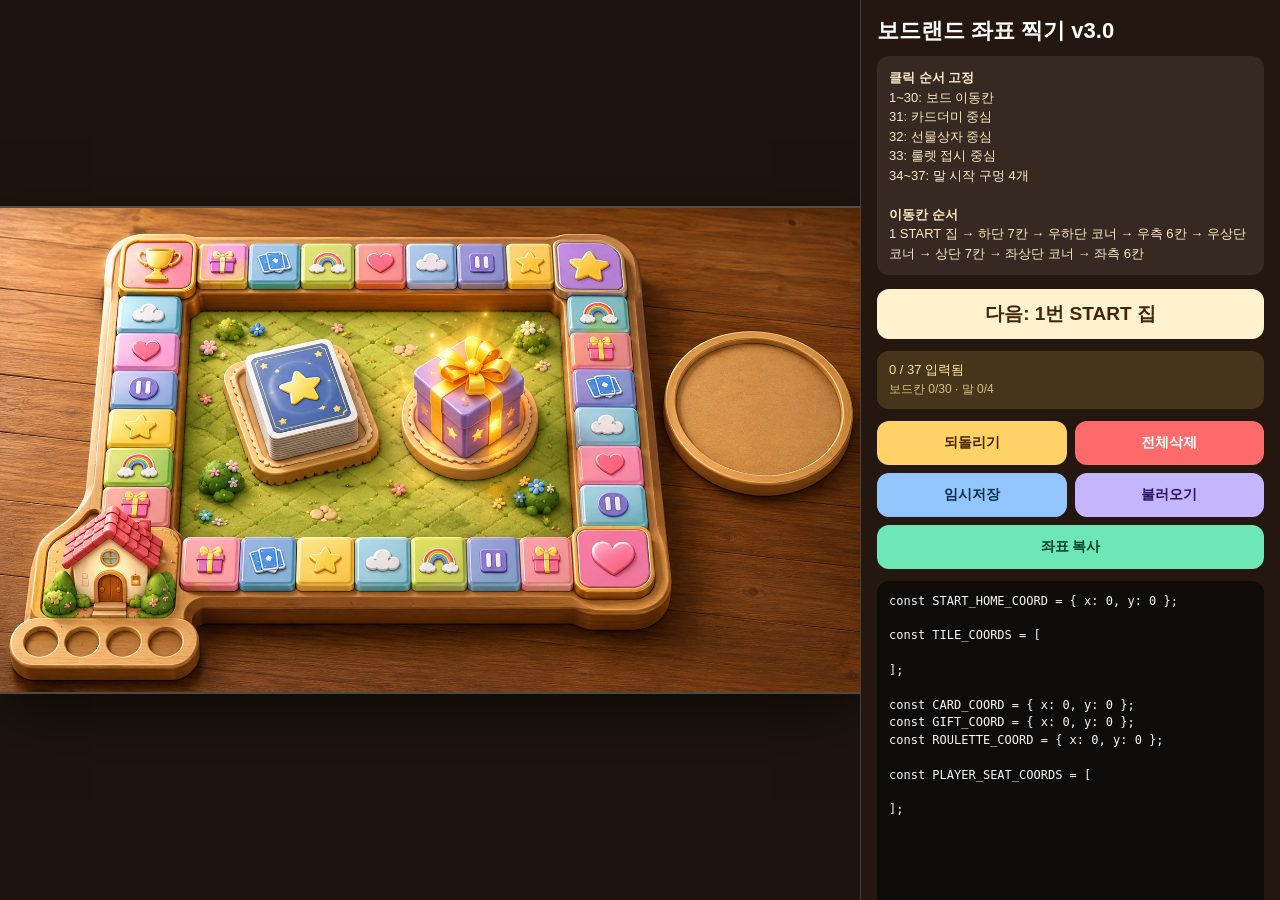
<file: coord-picker.html>
<!DOCTYPE html>
<html lang="ko">
<head>
<meta charset="UTF-8" />
<meta name="viewport" content="width=device-width, initial-scale=1.0" />
<title>Boardland Coordinate Picker v3.0</title>
<style>
  * {
    box-sizing: border-box;
  }

  html,
  body {
    margin: 0;
    width: 100%;
    height: 100%;
    overflow: hidden;
    font-family: Arial, "Noto Sans KR", sans-serif;
    background: #15110d;
    color: #fff;
  }

  body {
    display: grid;
    grid-template-columns: 1fr 420px;
  }

  #stageWrap {
    width: 100%;
    height: 100%;
    display: grid;
    place-items: center;
    overflow: hidden;
    background: #1d140f;
  }

  #stage {
    position: relative;
    width: min(calc(100vw - 420px), calc(100vh * 16 / 9));
    aspect-ratio: 16 / 9;
    background: #000;
    box-shadow: 0 0 0 2px rgba(255,255,255,0.25), 0 20px 60px rgba(0,0,0,0.55);
    user-select: none;
    cursor: crosshair;
  }

  #board {
    position: absolute;
    inset: 0;
    width: 100%;
    height: 100%;
    object-fit: fill;
    pointer-events: none;
    display: block;
  }

  .point {
    position: absolute;
    width: 34px;
    height: 34px;
    transform: translate(-50%, -50%);
    border-radius: 999px;
    border: 3px solid #fff;
    display: grid;
    place-items: center;
    font-size: 13px;
    font-weight: 900;
    color: #fff;
    text-shadow: 0 2px 2px rgba(0,0,0,0.55);
    pointer-events: none;
    box-shadow: 0 4px 10px rgba(0,0,0,0.35);
    z-index: 10;
  }

  .point.tile {
    background: rgba(255, 78, 78, 0.82);
  }

  .point.card {
    background: rgba(131, 80, 255, 0.9);
  }

  .point.gift {
    background: rgba(255, 190, 40, 0.95);
    color: #432000;
    text-shadow: none;
  }

  .point.roulette {
    background: rgba(30, 180, 255, 0.95);
  }

  .point.seat {
    background: rgba(80, 210, 110, 0.95);
    color: #062913;
    text-shadow: none;
  }

  .point.start {
    background: rgba(255, 100, 180, 0.95);
  }

  .path-line {
    position: absolute;
    inset: 0;
    pointer-events: none;
    z-index: 8;
  }

  #side {
    height: 100vh;
    overflow: auto;
    padding: 16px;
    background: #24170f;
    border-left: 1px solid rgba(255,255,255,0.18);
  }

  h1 {
    margin: 0 0 10px;
    font-size: 22px;
  }

  .guide {
    margin: 0 0 14px;
    padding: 12px;
    border-radius: 12px;
    background: rgba(255,255,255,0.08);
    line-height: 1.5;
    font-size: 13px;
    color: #ffe9c7;
  }

  .counter {
    margin: 0 0 12px;
    padding: 12px;
    border-radius: 12px;
    background: #fff3cf;
    color: #42250e;
    font-size: 19px;
    font-weight: 900;
    text-align: center;
  }

  .status {
    margin: 0 0 12px;
    padding: 10px 12px;
    border-radius: 12px;
    background: rgba(255,255,255,0.08);
    font-size: 13px;
    line-height: 1.45;
    color: #eee;
  }

  .status.pass {
    background: rgba(71, 255, 163, 0.15);
    color: #adffd5;
  }

  .status.warn {
    background: rgba(255, 210, 90, 0.16);
    color: #ffe49c;
  }

  .buttons {
    display: grid;
    grid-template-columns: 1fr 1fr;
    gap: 8px;
    margin-bottom: 12px;
  }

  button {
    min-height: 44px;
    border: 0;
    border-radius: 12px;
    padding: 0 10px;
    font-size: 14px;
    font-weight: 900;
    cursor: pointer;
  }

  #undoBtn {
    background: #ffd166;
    color: #402300;
  }

  #resetBtn {
    background: #ff6b6b;
    color: #fff;
  }

  #copyBtn {
    grid-column: 1 / -1;
    background: #6ee7b7;
    color: #073b2a;
  }

  #saveBtn {
    background: #93c5fd;
    color: #082f49;
  }

  #loadBtn {
    background: #c4b5fd;
    color: #2e1065;
  }

  textarea {
    width: 100%;
    height: 470px;
    resize: vertical;
    border: 0;
    border-radius: 12px;
    padding: 12px;
    background: #0e0b08;
    color: #f8f8f2;
    font-family: Consolas, Monaco, monospace;
    font-size: 12px;
    line-height: 1.45;
    outline: none;
  }

  .list {
    margin-top: 12px;
    display: grid;
    gap: 5px;
    font-size: 12px;
    color: #ddd;
    padding-bottom: 30px;
  }

  .row {
    display: flex;
    justify-content: space-between;
    gap: 8px;
    padding: 6px 8px;
    border-radius: 8px;
    background: rgba(255,255,255,0.06);
  }

  .name {
    color: #ffe9c7;
  }

  .xy {
    color: #8fffc1;
    font-family: Consolas, Monaco, monospace;
    white-space: nowrap;
  }

  .load-error {
    position: absolute;
    inset: 0;
    display: none;
    place-items: center;
    padding: 30px;
    background: #050505;
    color: #ffdddd;
    font-size: 18px;
    font-weight: 900;
    text-align: center;
    line-height: 1.55;
    z-index: 50;
  }

  .mini {
    opacity: 0.78;
    font-size: 12px;
  }

  @media (max-width: 980px) {
    html,
    body {
      overflow: auto;
    }

    body {
      grid-template-columns: 1fr;
      grid-template-rows: auto 1fr;
    }

    #stageWrap {
      height: auto;
      padding: 8px;
    }

    #stage {
      width: 100%;
      max-width: 100vw;
    }

    #side {
      height: auto;
      border-left: 0;
      border-top: 1px solid rgba(255,255,255,0.18);
    }

    textarea {
      height: 360px;
    }
  }
</style>
</head>
<body>
  <main id="stageWrap">
    <div id="stage">
      <img id="board" src="./assets/board/board-main.webp" alt="board" />
      <svg id="pathLine" class="path-line" viewBox="0 0 1600 900" preserveAspectRatio="none"></svg>
      <div id="loadError" class="load-error">
        보드 이미지를 불러오지 못했습니다.<br />
        아래 파일 중 하나가 필요합니다.<br /><br />
        assets/board/board-main.webp<br />
        assets/board/board-main.png
      </div>
    </div>
  </main>

  <aside id="side">
    <h1>보드랜드 좌표 찍기 v3.0</h1>

    <div class="guide">
      <b>클릭 순서 고정</b><br>
      1~30: 보드 이동칸<br>
      31: 카드더미 중심<br>
      32: 선물상자 중심<br>
      33: 룰렛 접시 중심<br>
      34~37: 말 시작 구멍 4개<br><br>
      <b>이동칸 순서</b><br>
      1 START 집 → 하단 7칸 → 우하단 코너 → 우측 6칸 → 우상단 코너 → 상단 7칸 → 좌상단 코너 → 좌측 6칸
    </div>

    <div class="counter" id="counter">다음: 1번 START 집</div>
    <div class="status warn" id="status">0 / 37 입력됨</div>

    <div class="buttons">
      <button id="undoBtn" type="button">되돌리기</button>
      <button id="resetBtn" type="button">전체삭제</button>
      <button id="saveBtn" type="button">임시저장</button>
      <button id="loadBtn" type="button">불러오기</button>
      <button id="copyBtn" type="button">좌표 복사</button>
    </div>

    <textarea id="output" spellcheck="false"></textarea>
    <div class="list" id="list"></div>
  </aside>

<script>
(function () {
  'use strict';

  const DESIGN_W = 1600;
  const DESIGN_H = 900;
  const MAX_POINTS = 37;
  const STORAGE_KEY = 'boardland-coordinate-picker-v3';

  const stage = document.getElementById('stage');
  const board = document.getElementById('board');
  const loadError = document.getElementById('loadError');
  const pathLine = document.getElementById('pathLine');
  const counter = document.getElementById('counter');
  const statusBox = document.getElementById('status');
  const output = document.getElementById('output');
  const list = document.getElementById('list');
  const undoBtn = document.getElementById('undoBtn');
  const resetBtn = document.getElementById('resetBtn');
  const copyBtn = document.getElementById('copyBtn');
  const saveBtn = document.getElementById('saveBtn');
  const loadBtn = document.getElementById('loadBtn');

  const points = [];

  board.addEventListener('error', function () {
    if (board.dataset.fallbackTried === '1') {
      loadError.style.display = 'grid';
      return;
    }

    board.dataset.fallbackTried = '1';
    board.src = './assets/board/board-main.png';
  });

  board.addEventListener('load', function () {
    loadError.style.display = 'none';
  });

  function getPointName(index) {
    if (index === 1) return 'START 집';
    if (index >= 2 && index <= 8) return `하단 ${index - 1}칸`;
    if (index === 9) return '우하단 코너';
    if (index >= 10 && index <= 15) return `우측 ${index - 9}칸`;
    if (index === 16) return '우상단 코너';
    if (index >= 17 && index <= 23) return `상단 ${index - 16}칸`;
    if (index === 24) return '좌상단 코너';
    if (index >= 25 && index <= 30) return `좌측 ${index - 24}칸`;
    if (index === 31) return '카드더미 중심';
    if (index === 32) return '선물상자 중심';
    if (index === 33) return '룰렛 접시 중심';
    if (index >= 34 && index <= 37) return `${index - 33}번 말 시작 구멍`;
    return `${index}번`;
  }

  function getPointClass(index) {
    if (index === 1) return 'start';
    if (index >= 1 && index <= 30) return 'tile';
    if (index === 31) return 'card';
    if (index === 32) return 'gift';
    if (index === 33) return 'roulette';
    if (index >= 34 && index <= 37) return 'seat';
    return 'tile';
  }

  function renderPathLine() {
    const tilePoints = points.slice(0, 30);
    pathLine.innerHTML = '';

    if (tilePoints.length < 2) return;

    const polyline = document.createElementNS('http://www.w3.org/2000/svg', 'polyline');
    polyline.setAttribute('points', tilePoints.map(p => `${p.x},${p.y}`).join(' '));
    polyline.setAttribute('fill', 'none');
    polyline.setAttribute('stroke', 'rgba(255, 255, 255, 0.72)');
    polyline.setAttribute('stroke-width', '5');
    polyline.setAttribute('stroke-linecap', 'round');
    polyline.setAttribute('stroke-linejoin', 'round');
    pathLine.appendChild(polyline);

    if (tilePoints.length === 30) {
      const closeLine = document.createElementNS('http://www.w3.org/2000/svg', 'line');
      closeLine.setAttribute('x1', String(tilePoints[29].x));
      closeLine.setAttribute('y1', String(tilePoints[29].y));
      closeLine.setAttribute('x2', String(tilePoints[0].x));
      closeLine.setAttribute('y2', String(tilePoints[0].y));
      closeLine.setAttribute('stroke', 'rgba(110, 231, 183, 0.75)');
      closeLine.setAttribute('stroke-width', '4');
      closeLine.setAttribute('stroke-dasharray', '12 10');
      closeLine.setAttribute('stroke-linecap', 'round');
      pathLine.appendChild(closeLine);
    }
  }

  function renderPoints() {
    stage.querySelectorAll('.point').forEach(el => el.remove());

    points.forEach((p, i) => {
      const idx = i + 1;
      const dot = document.createElement('div');
      dot.className = `point ${getPointClass(idx)}`;
      dot.style.left = `${p.x / DESIGN_W * 100}%`;
      dot.style.top = `${p.y / DESIGN_H * 100}%`;
      dot.textContent = String(idx);
      dot.title = `${idx}. ${getPointName(idx)} / x:${p.x}, y:${p.y}`;
      stage.appendChild(dot);
    });

    renderPathLine();
  }

  function makePointLine(p) {
    return `  { x: ${p.x}, y: ${p.y} }`;
  }

  function buildOutput() {
    const tilePoints = points.slice(0, 30);
    const card = points[30] || { x: 0, y: 0 };
    const gift = points[31] || { x: 0, y: 0 };
    const roulette = points[32] || { x: 0, y: 0 };
    const seats = points.slice(33, 37);

    const tileText = tilePoints.map(makePointLine).join(',\n');
    const seatText = seats.map(makePointLine).join(',\n');
    const start = tilePoints[0] || { x: 0, y: 0 };

    return `const START_HOME_COORD = { x: ${start.x}, y: ${start.y} };

const TILE_COORDS = [
${tileText}
];

const CARD_COORD = { x: ${card.x}, y: ${card.y} };
const GIFT_COORD = { x: ${gift.x}, y: ${gift.y} };
const ROULETTE_COORD = { x: ${roulette.x}, y: ${roulette.y} };

const PLAYER_SEAT_COORDS = [
${seatText}
];`;
  }

  function renderList() {
    list.innerHTML = '';

    points.forEach((p, i) => {
      const idx = i + 1;
      const row = document.createElement('div');
      row.className = 'row';
      row.innerHTML = `
        <span class="name">${idx}. ${getPointName(idx)}</span>
        <span class="xy">x:${p.x}, y:${p.y}</span>
      `;
      list.appendChild(row);
    });
  }

  function validate() {
    const count = points.length;
    const tileCount = Math.min(count, 30);
    const seatCount = Math.max(0, Math.min(count - 33, 4));

    if (count === MAX_POINTS) {
      statusBox.className = 'status pass';
      statusBox.innerHTML = `PASS: 37 / 37 완료<br><span class="mini">TILE_COORDS 30개, 카드/선물/룰렛, 말 4개 입력 완료</span>`;
      return;
    }

    statusBox.className = 'status warn';
    statusBox.innerHTML = `${count} / ${MAX_POINTS} 입력됨<br><span class="mini">보드칸 ${tileCount}/30 · 말 ${seatCount}/4</span>`;
  }

  function update() {
    renderPoints();
    renderList();
    output.value = buildOutput();
    validate();

    const next = points.length + 1;
    if (next <= MAX_POINTS) {
      counter.textContent = `다음: ${next}번 ${getPointName(next)}`;
    } else {
      counter.textContent = '좌표 완료';
    }
  }

  function addPoint(clientX, clientY) {
    if (points.length >= MAX_POINTS) return;

    const rect = stage.getBoundingClientRect();
    const px = (clientX - rect.left) / rect.width;
    const py = (clientY - rect.top) / rect.height;

    const x = Math.round(px * DESIGN_W);
    const y = Math.round(py * DESIGN_H);

    points.push({ x, y });
    update();
  }

  function savePoints() {
    localStorage.setItem(STORAGE_KEY, JSON.stringify(points));
    saveBtn.textContent = '저장 완료';
    setTimeout(() => {
      saveBtn.textContent = '임시저장';
    }, 900);
  }

  function loadPoints() {
    try {
      const raw = localStorage.getItem(STORAGE_KEY);
      if (!raw) return;
      const parsed = JSON.parse(raw);
      if (!Array.isArray(parsed)) return;

      points.length = 0;
      parsed.slice(0, MAX_POINTS).forEach(p => {
        if (!p || typeof p.x !== 'number' || typeof p.y !== 'number') return;
        points.push({ x: Math.round(p.x), y: Math.round(p.y) });
      });

      update();
      loadBtn.textContent = '불러옴';
      setTimeout(() => {
        loadBtn.textContent = '불러오기';
      }, 900);
    } catch (error) {}
  }

  stage.addEventListener('click', function (event) {
    if (event.target === loadError) return;
    addPoint(event.clientX, event.clientY);
  });

  undoBtn.addEventListener('click', function () {
    points.pop();
    update();
  });

  resetBtn.addEventListener('click', function () {
    if (!confirm('좌표를 전부 삭제할까요?')) return;
    points.length = 0;
    update();
  });

  saveBtn.addEventListener('click', savePoints);
  loadBtn.addEventListener('click', loadPoints);

  copyBtn.addEventListener('click', async function () {
    output.select();
    output.setSelectionRange(0, output.value.length);

    try {
      await navigator.clipboard.writeText(output.value);
      copyBtn.textContent = '복사 완료';
      setTimeout(() => {
        copyBtn.textContent = '좌표 복사';
      }, 900);
    } catch (error) {
      document.execCommand('copy');
      copyBtn.textContent = '복사 완료';
      setTimeout(() => {
        copyBtn.textContent = '좌표 복사';
      }, 900);
    }
  });

  window.addEventListener('keydown', function (event) {
    const key = event.key.toLowerCase();

    if ((event.ctrlKey || event.metaKey) && key === 'z') {
      event.preventDefault();
      points.pop();
      update();
    }

    if ((event.ctrlKey || event.metaKey) && key === 's') {
      event.preventDefault();
      savePoints();
    }
  });

  update();
})();
</script>
</body>
</html>
</file>
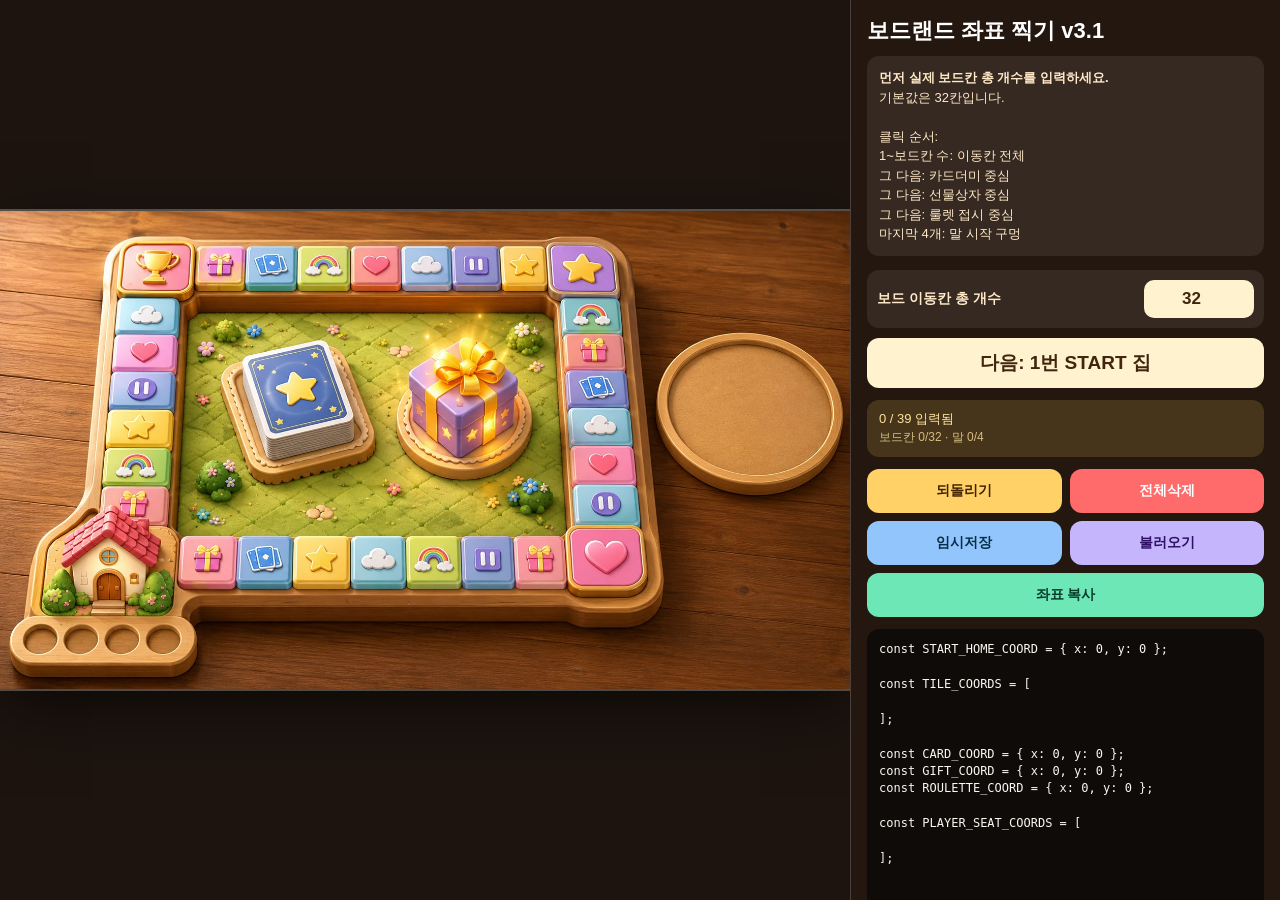
<file: coordinate-picker.html>
<!DOCTYPE html>
<html lang="ko">
<head>
<meta charset="UTF-8" />
<meta name="viewport" content="width=device-width, initial-scale=1.0" />
<title>Boardland Coordinate Picker v3.1</title>
<style>
  * { box-sizing: border-box; }

  html,
  body {
    margin: 0;
    width: 100%;
    height: 100%;
    overflow: hidden;
    font-family: Arial, "Noto Sans KR", sans-serif;
    background: #15110d;
    color: #fff;
  }

  body {
    display: grid;
    grid-template-columns: 1fr 430px;
  }

  #stageWrap {
    width: 100%;
    height: 100%;
    display: grid;
    place-items: center;
    overflow: hidden;
    background: #1d140f;
  }

  #stage {
    position: relative;
    width: min(calc(100vw - 430px), calc(100vh * 16 / 9));
    aspect-ratio: 16 / 9;
    background: #000;
    box-shadow: 0 0 0 2px rgba(255,255,255,0.25), 0 20px 60px rgba(0,0,0,0.55);
    user-select: none;
    cursor: crosshair;
  }

  #board {
    position: absolute;
    inset: 0;
    width: 100%;
    height: 100%;
    object-fit: fill;
    pointer-events: none;
    display: block;
  }

  #pathLine {
    position: absolute;
    inset: 0;
    pointer-events: none;
    z-index: 8;
  }

  .point {
    position: absolute;
    width: 34px;
    height: 34px;
    transform: translate(-50%, -50%);
    border-radius: 999px;
    border: 3px solid #fff;
    display: grid;
    place-items: center;
    font-size: 13px;
    font-weight: 900;
    color: #fff;
    text-shadow: 0 2px 2px rgba(0,0,0,0.55);
    pointer-events: none;
    box-shadow: 0 4px 10px rgba(0,0,0,0.35);
    z-index: 10;
  }

  .point.start { background: rgba(255, 100, 180, 0.95); }
  .point.tile { background: rgba(255, 78, 78, 0.82); }
  .point.card { background: rgba(131, 80, 255, 0.9); }
  .point.gift { background: rgba(255, 190, 40, 0.95); color: #432000; text-shadow: none; }
  .point.roulette { background: rgba(30, 180, 255, 0.95); }
  .point.seat { background: rgba(80, 210, 110, 0.95); color: #062913; text-shadow: none; }

  #side {
    height: 100vh;
    overflow: auto;
    padding: 16px;
    background: #24170f;
    border-left: 1px solid rgba(255,255,255,0.18);
  }

  h1 {
    margin: 0 0 10px;
    font-size: 22px;
  }

  .guide {
    margin: 0 0 14px;
    padding: 12px;
    border-radius: 12px;
    background: rgba(255,255,255,0.08);
    line-height: 1.5;
    font-size: 13px;
    color: #ffe9c7;
  }

  .setting {
    display: grid;
    grid-template-columns: 1fr 110px;
    gap: 8px;
    align-items: center;
    margin-bottom: 10px;
    padding: 10px;
    border-radius: 12px;
    background: rgba(255,255,255,0.08);
  }

  .setting label {
    font-size: 14px;
    font-weight: 900;
    color: #ffe9c7;
  }

  .setting input {
    height: 38px;
    border: 0;
    border-radius: 10px;
    padding: 0 10px;
    font-size: 17px;
    font-weight: 900;
    text-align: center;
    background: #fff3cf;
    color: #42250e;
    outline: none;
  }

  .counter {
    margin: 0 0 12px;
    padding: 12px;
    border-radius: 12px;
    background: #fff3cf;
    color: #42250e;
    font-size: 19px;
    font-weight: 900;
    text-align: center;
  }

  .status {
    margin: 0 0 12px;
    padding: 10px 12px;
    border-radius: 12px;
    background: rgba(255,255,255,0.08);
    font-size: 13px;
    line-height: 1.45;
    color: #eee;
  }

  .status.pass {
    background: rgba(71, 255, 163, 0.15);
    color: #adffd5;
  }

  .status.warn {
    background: rgba(255, 210, 90, 0.16);
    color: #ffe49c;
  }

  .buttons {
    display: grid;
    grid-template-columns: 1fr 1fr;
    gap: 8px;
    margin-bottom: 12px;
  }

  button {
    min-height: 44px;
    border: 0;
    border-radius: 12px;
    padding: 0 10px;
    font-size: 14px;
    font-weight: 900;
    cursor: pointer;
  }

  #undoBtn { background: #ffd166; color: #402300; }
  #resetBtn { background: #ff6b6b; color: #fff; }
  #saveBtn { background: #93c5fd; color: #082f49; }
  #loadBtn { background: #c4b5fd; color: #2e1065; }
  #copyBtn { grid-column: 1 / -1; background: #6ee7b7; color: #073b2a; }

  textarea {
    width: 100%;
    height: 470px;
    resize: vertical;
    border: 0;
    border-radius: 12px;
    padding: 12px;
    background: #0e0b08;
    color: #f8f8f2;
    font-family: Consolas, Monaco, monospace;
    font-size: 12px;
    line-height: 1.45;
    outline: none;
  }

  .list {
    margin-top: 12px;
    display: grid;
    gap: 5px;
    font-size: 12px;
    color: #ddd;
    padding-bottom: 30px;
  }

  .row {
    display: flex;
    justify-content: space-between;
    gap: 8px;
    padding: 6px 8px;
    border-radius: 8px;
    background: rgba(255,255,255,0.06);
  }

  .name { color: #ffe9c7; }
  .xy {
    color: #8fffc1;
    font-family: Consolas, Monaco, monospace;
    white-space: nowrap;
  }

  .load-error {
    position: absolute;
    inset: 0;
    display: none;
    place-items: center;
    padding: 30px;
    background: #050505;
    color: #ffdddd;
    font-size: 18px;
    font-weight: 900;
    text-align: center;
    line-height: 1.55;
    z-index: 50;
  }

  .mini {
    opacity: 0.78;
    font-size: 12px;
  }

  @media (max-width: 980px) {
    html,
    body {
      overflow: auto;
    }

    body {
      grid-template-columns: 1fr;
      grid-template-rows: auto 1fr;
    }

    #stageWrap {
      height: auto;
      padding: 8px;
    }

    #stage {
      width: 100%;
      max-width: 100vw;
    }

    #side {
      height: auto;
      border-left: 0;
      border-top: 1px solid rgba(255,255,255,0.18);
    }

    textarea {
      height: 360px;
    }
  }
</style>
</head>
<body>
  <main id="stageWrap">
    <div id="stage">
      <img id="board" src="./assets/board/board-main.webp" alt="board" />
      <svg id="pathLine" viewBox="0 0 1600 900" preserveAspectRatio="none"></svg>
      <div id="loadError" class="load-error">
        보드 이미지를 불러오지 못했습니다.<br />
        아래 파일 중 하나가 필요합니다.<br /><br />
        assets/board/board-main.webp<br />
        assets/board/board-main.png
      </div>
    </div>
  </main>

  <aside id="side">
    <h1>보드랜드 좌표 찍기 v3.1</h1>

    <div class="guide">
      <b>먼저 실제 보드칸 총 개수를 입력하세요.</b><br>
      기본값은 32칸입니다.<br><br>
      클릭 순서:<br>
      1~보드칸 수: 이동칸 전체<br>
      그 다음: 카드더미 중심<br>
      그 다음: 선물상자 중심<br>
      그 다음: 룰렛 접시 중심<br>
      마지막 4개: 말 시작 구멍
    </div>

    <div class="setting">
      <label for="tileCountInput">보드 이동칸 총 개수</label>
      <input id="tileCountInput" type="number" min="1" max="80" value="32" />
    </div>

    <div class="counter" id="counter">다음: 1번 START 집</div>
    <div class="status warn" id="status">0 / 36 입력됨</div>

    <div class="buttons">
      <button id="undoBtn" type="button">되돌리기</button>
      <button id="resetBtn" type="button">전체삭제</button>
      <button id="saveBtn" type="button">임시저장</button>
      <button id="loadBtn" type="button">불러오기</button>
      <button id="copyBtn" type="button">좌표 복사</button>
    </div>

    <textarea id="output" spellcheck="false"></textarea>
    <div class="list" id="list"></div>
  </aside>

<script>
(function () {
  'use strict';

  const DESIGN_W = 1600;
  const DESIGN_H = 900;
  const STORAGE_KEY = 'boardland-coordinate-picker-v3-1';

  const stage = document.getElementById('stage');
  const board = document.getElementById('board');
  const loadError = document.getElementById('loadError');
  const pathLine = document.getElementById('pathLine');
  const tileCountInput = document.getElementById('tileCountInput');
  const counter = document.getElementById('counter');
  const statusBox = document.getElementById('status');
  const output = document.getElementById('output');
  const list = document.getElementById('list');
  const undoBtn = document.getElementById('undoBtn');
  const resetBtn = document.getElementById('resetBtn');
  const copyBtn = document.getElementById('copyBtn');
  const saveBtn = document.getElementById('saveBtn');
  const loadBtn = document.getElementById('loadBtn');

  const points = [];

  board.addEventListener('error', function () {
    if (board.dataset.fallbackTried === '1') {
      loadError.style.display = 'grid';
      return;
    }

    board.dataset.fallbackTried = '1';
    board.src = './assets/board/board-main.png';
  });

  board.addEventListener('load', function () {
    loadError.style.display = 'none';
  });

  function getTileCount() {
    const n = parseInt(tileCountInput.value, 10);
    if (!Number.isFinite(n)) return 32;
    return Math.max(1, Math.min(80, n));
  }

  function getMaxPoints() {
    return getTileCount() + 7;
  }

  function getSpecialIndex(kind) {
    const tileCount = getTileCount();
    if (kind === 'card') return tileCount + 1;
    if (kind === 'gift') return tileCount + 2;
    if (kind === 'roulette') return tileCount + 3;
    if (kind === 'seatStart') return tileCount + 4;
    if (kind === 'seatEnd') return tileCount + 7;
    return 0;
  }

  function getPointName(index) {
    const tileCount = getTileCount();
    const cardIndex = getSpecialIndex('card');
    const giftIndex = getSpecialIndex('gift');
    const rouletteIndex = getSpecialIndex('roulette');
    const seatStart = getSpecialIndex('seatStart');
    const seatEnd = getSpecialIndex('seatEnd');

    if (index === 1) return 'START 집';
    if (index >= 2 && index <= tileCount) return `${index}번 이동칸`;
    if (index === cardIndex) return '카드더미 중심';
    if (index === giftIndex) return '선물상자 중심';
    if (index === rouletteIndex) return '룰렛 접시 중심';
    if (index >= seatStart && index <= seatEnd) return `${index - seatStart + 1}번 말 시작 구멍`;
    return `${index}번`;
  }

  function getPointClass(index) {
    const tileCount = getTileCount();
    const cardIndex = getSpecialIndex('card');
    const giftIndex = getSpecialIndex('gift');
    const rouletteIndex = getSpecialIndex('roulette');
    const seatStart = getSpecialIndex('seatStart');
    const seatEnd = getSpecialIndex('seatEnd');

    if (index === 1) return 'start';
    if (index >= 1 && index <= tileCount) return 'tile';
    if (index === cardIndex) return 'card';
    if (index === giftIndex) return 'gift';
    if (index === rouletteIndex) return 'roulette';
    if (index >= seatStart && index <= seatEnd) return 'seat';
    return 'tile';
  }

  function renderPathLine() {
    const tileCount = getTileCount();
    const tilePoints = points.slice(0, tileCount);
    pathLine.innerHTML = '';

    if (tilePoints.length < 2) return;

    const polyline = document.createElementNS('http://www.w3.org/2000/svg', 'polyline');
    polyline.setAttribute('points', tilePoints.map(p => `${p.x},${p.y}`).join(' '));
    polyline.setAttribute('fill', 'none');
    polyline.setAttribute('stroke', 'rgba(255, 255, 255, 0.72)');
    polyline.setAttribute('stroke-width', '5');
    polyline.setAttribute('stroke-linecap', 'round');
    polyline.setAttribute('stroke-linejoin', 'round');
    pathLine.appendChild(polyline);

    if (tilePoints.length === tileCount) {
      const closeLine = document.createElementNS('http://www.w3.org/2000/svg', 'line');
      closeLine.setAttribute('x1', String(tilePoints[tileCount - 1].x));
      closeLine.setAttribute('y1', String(tilePoints[tileCount - 1].y));
      closeLine.setAttribute('x2', String(tilePoints[0].x));
      closeLine.setAttribute('y2', String(tilePoints[0].y));
      closeLine.setAttribute('stroke', 'rgba(110, 231, 183, 0.75)');
      closeLine.setAttribute('stroke-width', '4');
      closeLine.setAttribute('stroke-dasharray', '12 10');
      closeLine.setAttribute('stroke-linecap', 'round');
      pathLine.appendChild(closeLine);
    }
  }

  function renderPoints() {
    stage.querySelectorAll('.point').forEach(el => el.remove());

    points.forEach((p, i) => {
      const idx = i + 1;
      const dot = document.createElement('div');
      dot.className = `point ${getPointClass(idx)}`;
      dot.style.left = `${p.x / DESIGN_W * 100}%`;
      dot.style.top = `${p.y / DESIGN_H * 100}%`;
      dot.textContent = String(idx);
      dot.title = `${idx}. ${getPointName(idx)} / x:${p.x}, y:${p.y}`;
      stage.appendChild(dot);
    });

    renderPathLine();
  }

  function makePointLine(p) {
    return `  { x: ${p.x}, y: ${p.y} }`;
  }

  function buildOutput() {
    const tileCount = getTileCount();
    const tilePoints = points.slice(0, tileCount);
    const card = points[tileCount] || { x: 0, y: 0 };
    const gift = points[tileCount + 1] || { x: 0, y: 0 };
    const roulette = points[tileCount + 2] || { x: 0, y: 0 };
    const seats = points.slice(tileCount + 3, tileCount + 7);

    const tileText = tilePoints.map(makePointLine).join(',\n');
    const seatText = seats.map(makePointLine).join(',\n');
    const start = tilePoints[0] || { x: 0, y: 0 };

    return `const START_HOME_COORD = { x: ${start.x}, y: ${start.y} };

const TILE_COORDS = [
${tileText}
];

const CARD_COORD = { x: ${card.x}, y: ${card.y} };
const GIFT_COORD = { x: ${gift.x}, y: ${gift.y} };
const ROULETTE_COORD = { x: ${roulette.x}, y: ${roulette.y} };

const PLAYER_SEAT_COORDS = [
${seatText}
];`;
  }

  function renderList() {
    list.innerHTML = '';

    points.forEach((p, i) => {
      const idx = i + 1;
      const row = document.createElement('div');
      row.className = 'row';
      row.innerHTML = `
        <span class="name">${idx}. ${getPointName(idx)}</span>
        <span class="xy">x:${p.x}, y:${p.y}</span>
      `;
      list.appendChild(row);
    });
  }

  function validate() {
    const tileCount = getTileCount();
    const maxPoints = getMaxPoints();
    const count = points.length;
    const tileDone = Math.min(count, tileCount);
    const seatDone = Math.max(0, Math.min(count - tileCount - 3, 4));

    if (count === maxPoints) {
      statusBox.className = 'status pass';
      statusBox.innerHTML = `PASS: ${count} / ${maxPoints} 완료<br><span class="mini">TILE_COORDS ${tileCount}개, 카드/선물/룰렛, 말 4개 입력 완료</span>`;
      return;
    }

    statusBox.className = 'status warn';
    statusBox.innerHTML = `${count} / ${maxPoints} 입력됨<br><span class="mini">보드칸 ${tileDone}/${tileCount} · 말 ${seatDone}/4</span>`;
  }

  function update() {
    renderPoints();
    renderList();
    output.value = buildOutput();
    validate();

    const next = points.length + 1;
    const maxPoints = getMaxPoints();

    if (next <= maxPoints) {
      counter.textContent = `다음: ${next}번 ${getPointName(next)}`;
    } else {
      counter.textContent = '좌표 완료';
    }
  }

  function addPoint(clientX, clientY) {
    if (points.length >= getMaxPoints()) return;

    const rect = stage.getBoundingClientRect();
    const px = (clientX - rect.left) / rect.width;
    const py = (clientY - rect.top) / rect.height;

    const x = Math.round(px * DESIGN_W);
    const y = Math.round(py * DESIGN_H);

    points.push({ x, y });
    update();
  }

  function savePoints() {
    localStorage.setItem(STORAGE_KEY, JSON.stringify({
      tileCount: getTileCount(),
      points
    }));

    saveBtn.textContent = '저장 완료';
    setTimeout(() => {
      saveBtn.textContent = '임시저장';
    }, 900);
  }

  function loadPoints() {
    try {
      const raw = localStorage.getItem(STORAGE_KEY);
      if (!raw) return;

      const parsed = JSON.parse(raw);
      const loadedPoints = Array.isArray(parsed) ? parsed : parsed.points;
      const loadedTileCount = Array.isArray(parsed) ? null : parsed.tileCount;

      if (loadedTileCount) {
        tileCountInput.value = String(loadedTileCount);
      }

      if (!Array.isArray(loadedPoints)) return;

      points.length = 0;
      loadedPoints.slice(0, getMaxPoints()).forEach(p => {
        if (!p || typeof p.x !== 'number' || typeof p.y !== 'number') return;
        points.push({ x: Math.round(p.x), y: Math.round(p.y) });
      });

      update();

      loadBtn.textContent = '불러옴';
      setTimeout(() => {
        loadBtn.textContent = '불러오기';
      }, 900);
    } catch (error) {}
  }

  stage.addEventListener('click', function (event) {
    if (event.target === loadError) return;
    addPoint(event.clientX, event.clientY);
  });

  tileCountInput.addEventListener('change', function () {
    const maxPoints = getMaxPoints();
    if (points.length > maxPoints) {
      points.length = maxPoints;
    }
    update();
  });

  undoBtn.addEventListener('click', function () {
    points.pop();
    update();
  });

  resetBtn.addEventListener('click', function () {
    if (!confirm('좌표를 전부 삭제할까요?')) return;
    points.length = 0;
    update();
  });

  saveBtn.addEventListener('click', savePoints);
  loadBtn.addEventListener('click', loadPoints);

  copyBtn.addEventListener('click', async function () {
    output.select();
    output.setSelectionRange(0, output.value.length);

    try {
      await navigator.clipboard.writeText(output.value);
      copyBtn.textContent = '복사 완료';
      setTimeout(() => {
        copyBtn.textContent = '좌표 복사';
      }, 900);
    } catch (error) {
      document.execCommand('copy');
      copyBtn.textContent = '복사 완료';
      setTimeout(() => {
        copyBtn.textContent = '좌표 복사';
      }, 900);
    }
  });

  window.addEventListener('keydown', function (event) {
    const key = event.key.toLowerCase();

    if ((event.ctrlKey || event.metaKey) && key === 'z') {
      event.preventDefault();
      points.pop();
      update();
    }

    if ((event.ctrlKey || event.metaKey) && key === 's') {
      event.preventDefault();
      savePoints();
    }
  });

  update();
})();
</script>
</body>
</html>
</file>
